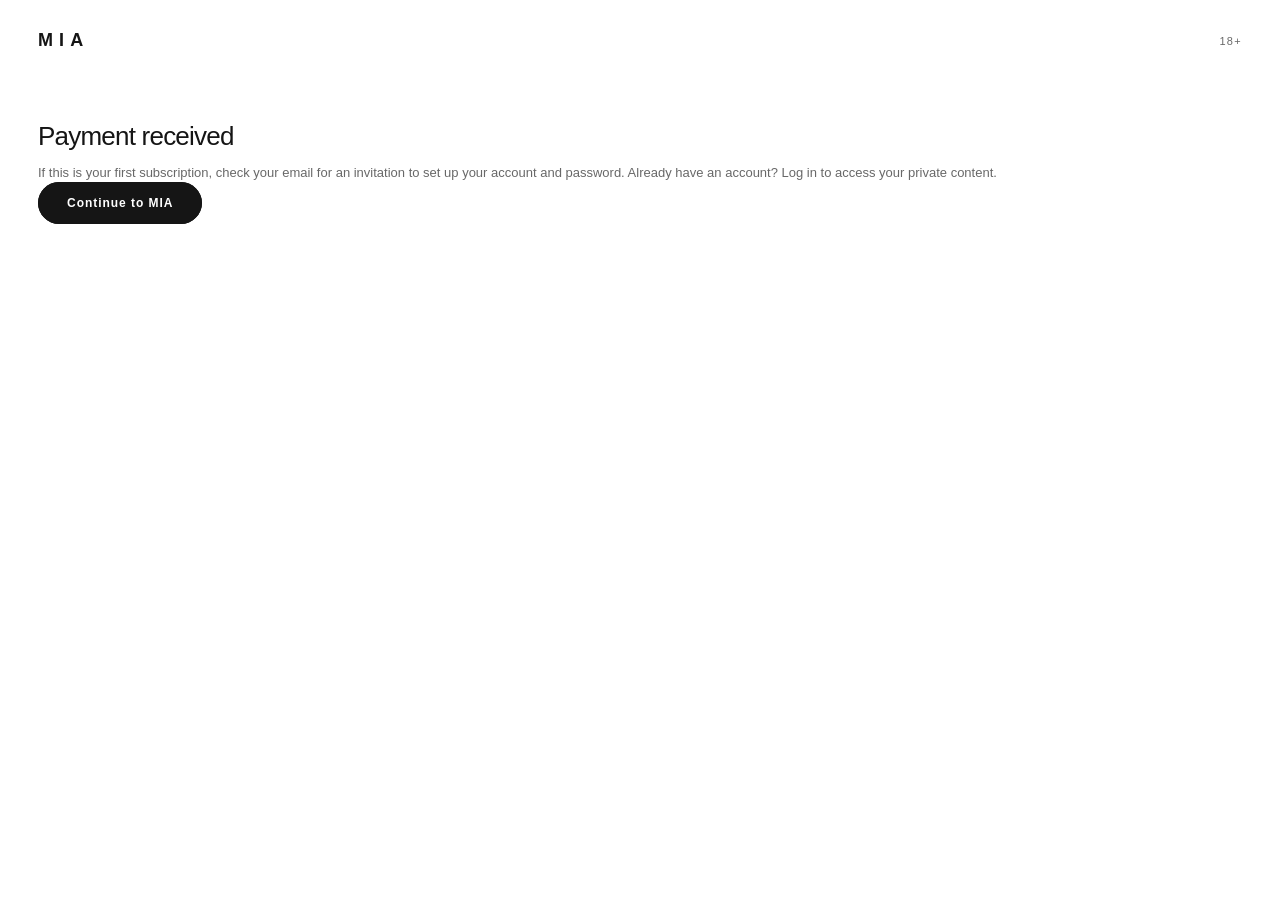
<file: payment-success.html>
<!doctype html>
<html lang="en">
<head>
  <meta charset="utf-8">
  <meta name="viewport" content="width=device-width, initial-scale=1">
  <link rel="icon" href="assets/favicon.svg" type="image/svg+xml">
  <title>Payment received | MIA</title>
  <link rel="stylesheet" href="css/style.css">
</head>
<body>
  <div class="site-shell">
    <header class="site-header">
      <a class="logo" href="index.html">MIA</a>
      <span class="age">18+</span>
    </header>
    <main>
      <h1 class="page-title">Payment received</h1>
      <p class="muted">If this is your first subscription, check your email for an invitation to set up your account and password. Already have an account? Log in to access your private content.</p>
      <a class="button button-primary" href="index.html">Continue to MIA</a>
    </main>
  </div>
</body>
</html>
</file>
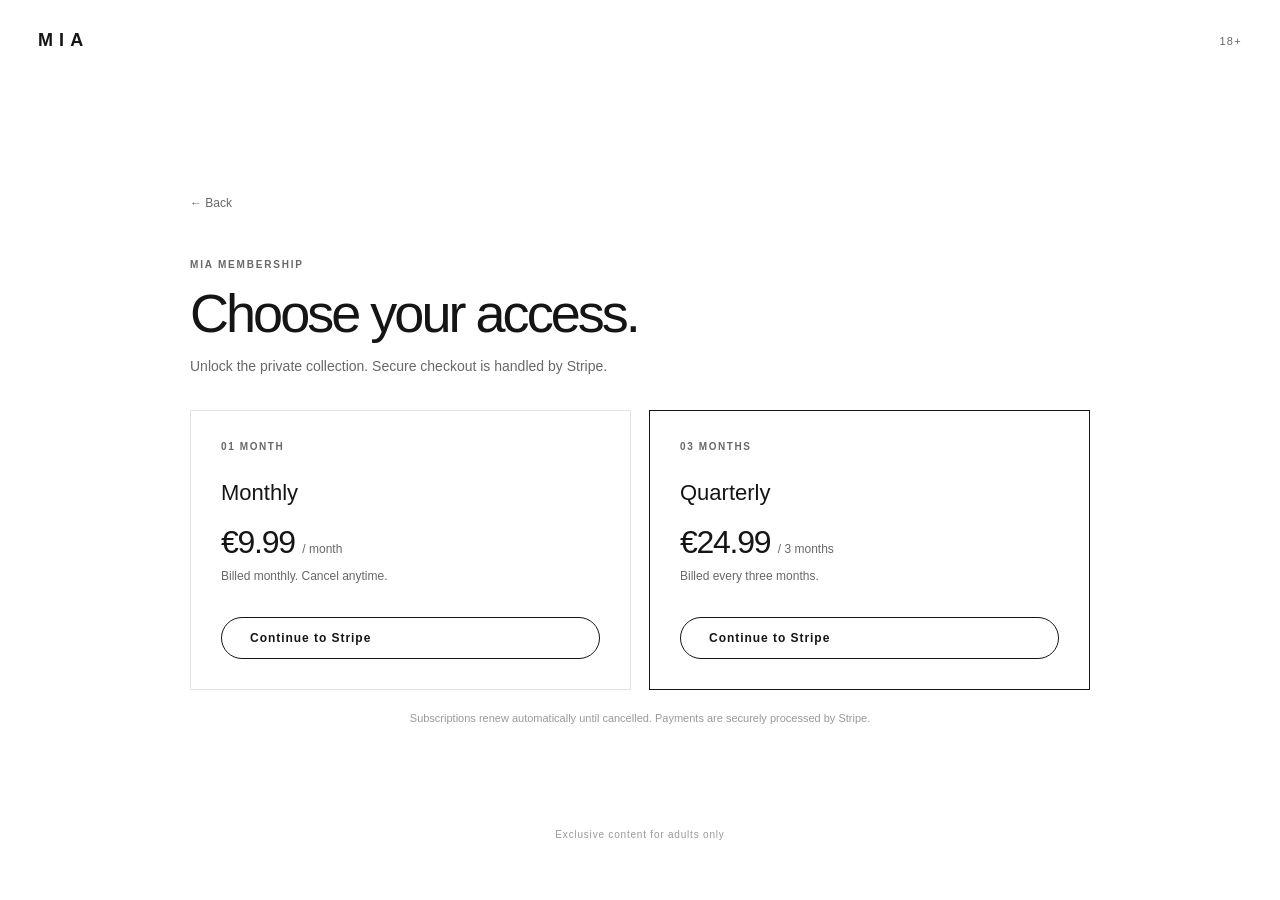
<file: pricing.html>
<!doctype html>
<html lang="en">
<head>
  <meta charset="utf-8">
  <meta name="viewport" content="width=device-width, initial-scale=1">
  <meta name="description" content="Choose your MIA membership.">
  <link rel="icon" href="assets/favicon.svg" type="image/svg+xml">
  <title>Membership | MIA</title>
  <link rel="stylesheet" href="css/style.css">
</head>
<body>
  <div class="site-shell pricing-shell">
    <header class="site-header">
      <a class="logo" href="index.html">MIA</a>
      <span class="age">18+</span>
    </header>
    <main class="pricing-main">
      <a class="back-link" href="index.html">← Back</a>
      <p class="eyebrow">MIA MEMBERSHIP</p>
      <h1 class="pricing-title">Choose your access.</h1>
      <p class="pricing-intro">Unlock the private collection. Secure checkout is handled by Stripe.</p>

      <div class="membership-grid">
        <article class="membership-card">
          <p class="membership-period">01 MONTH</p>
          <h2>Monthly</h2>
          <p class="membership-price">€9.99 <span>/ month</span></p>
          <p class="membership-description">Billed monthly. Cancel anytime.</p>
          <a class="button membership-button" href="https://buy.stripe.com/eVqdR9e3pgz68y59B48IU00" target="_blank" rel="noopener">Continue to Stripe</a>
        </article>

        <article class="membership-card membership-featured">
          <p class="membership-period">03 MONTHS</p>
          <h2>Quarterly</h2>
          <p class="membership-price">€24.99 <span>/ 3 months</span></p>
          <p class="membership-description">Billed every three months.</p>
          <a class="button membership-button" href="https://buy.stripe.com/5kQdR90cz2IgcOlfZs8IU01" target="_blank" rel="noopener">Continue to Stripe</a>
        </article>
      </div>
      <p class="pricing-footnote">Subscriptions renew automatically until cancelled. Payments are securely processed by Stripe.</p>
    </main>
    <footer>Exclusive content for adults only</footer>
  </div>
</body>
</html>
</file>
<file: css/style.css>
:root {
  --ink: #151515;
  --soft-ink: #686868;
  --line: #e4e4e4;
  --danger: #a33c3c;
}

* { box-sizing: border-box; }
html, body { min-height: 100%; }
body {
  margin: 0;
  color: var(--ink);
  background: #fff;
  font-family: Arial, Helvetica, sans-serif;
}

a { color: inherit; }
.page { min-height: 100vh; display: flex; flex-direction: column; padding: 30px 38px 38px; }
.site-header { display: flex; justify-content: space-between; align-items: center; }
.logo { color: var(--ink); font-size: 18px; font-weight: 700; letter-spacing: .34em; text-decoration: none; }
.age { color: var(--soft-ink); font-size: 11px; letter-spacing: .12em; }
.landing { flex: 1; display: flex; align-items: center; justify-content: center; padding: 48px 0; }
.landing-content { width: min(100%, 980px); text-align: center; }
.hero-image { width: 100%; aspect-ratio: 16 / 9; display: block; object-fit: cover; object-position: center; border-radius: 2px; }
.button-row { display: flex; justify-content: center; gap: 12px; margin-top: 28px; }
.button {
  min-width: 132px; padding: 13px 28px; border: 1px solid var(--ink); border-radius: 999px;
  color: var(--ink); background: #fff; font: inherit; font-size: 12px; font-weight: 700;
  letter-spacing: .08em; text-decoration: none; cursor: pointer; transition: .2s ease;
}
.button:hover { color: #fff; background: var(--ink); }
.button-primary { color: #fff; background: var(--ink); }
.button-primary:hover { color: var(--ink); background: #fff; }
.button-full { width: 100%; margin-top: 28px; }
.text-button { display: block; margin: 18px auto 0; padding: 4px; border: 0; color: var(--soft-ink); background: none; font: inherit; font-size: 12px; text-decoration: underline; cursor: pointer; }
.form-message.error { color: var(--danger); }
footer { flex: 0 0 auto; color: #999; font-size: 10px; letter-spacing: .08em; text-align: center; }

.modal { position: fixed; inset: 0; z-index: 10; display: none; align-items: center; justify-content: center; padding: 24px; background: rgba(255,255,255,.8); backdrop-filter: blur(10px); }
.modal.open { display: flex; }
.modal-card { position: relative; width: min(100%, 390px); padding: 38px; border: 1px solid var(--line); background: #fff; box-shadow: 0 20px 70px rgba(0,0,0,.12); }
.modal-card h1, .page-title { margin: 0 0 8px; font-size: 26px; font-weight: 500; letter-spacing: -.03em; }
.modal-card p, .muted { color: var(--soft-ink); font-size: 13px; }
.modal-card label { display: block; margin: 16px 0 7px; color: var(--soft-ink); font-size: 11px; letter-spacing: .08em; text-transform: uppercase; }
.modal-card input, .admin-form input, .admin-form textarea { width: 100%; padding: 13px 0; border: 0; border-bottom: 1px solid var(--line); outline: 0; color: var(--ink); background: transparent; font: inherit; }
.modal-card input:focus, .admin-form input:focus, .admin-form textarea:focus { border-color: var(--ink); }
.close-button { position: absolute; top: 15px; right: 17px; border: 0; color: var(--soft-ink); background: transparent; font-size: 22px; cursor: pointer; }
.form-message { min-height: 18px; margin: 14px 0 0; text-align: center; }
.site-shell { width: auto; margin: 0; padding: 30px 38px 60px; }
.site-shell .site-header { margin-bottom: 70px; }
.header-actions { display: flex; align-items: center; gap: 10px; }
.account-button { display: inline-flex; align-items: center; justify-content: center; gap: 8px; min-height: 42px; padding: 0 16px; border: 1px solid var(--ink); border-radius: 999px; color: #fff; background: var(--ink); font-size: 12px; font-weight: 700; letter-spacing: .04em; text-decoration: none; transition: .2s ease; }
.account-button:hover { color: var(--ink); background: #fff; }
.account-button svg { width: 16px; height: 16px; fill: currentColor; }
.content-grid { display: grid; grid-template-columns: repeat(3, minmax(0, 1fr)); gap: 22px; width: 100%; margin-top: 30px; }
.content-card { position: relative; min-width: 0; overflow: hidden; border: 1px solid var(--line); background: #fff; }
.content-card img, .content-card video { width: 100%; height: 360px; display: block; aspect-ratio: 4 / 3; object-fit: cover; object-position: center; cursor: zoom-in; user-select: none; -webkit-user-drag: none; }
.empty-state { padding: 48px 0; color: var(--soft-ink); text-align: center; }
.admin-form { max-width: 560px; margin-top: 28px; }
.admin-form label { display: block; margin: 18px 0 7px; font-size: 12px; font-weight: 700; }
.admin-form textarea { min-height: 90px; resize: vertical; }
.status { min-height: 20px; margin-top: 14px; color: var(--soft-ink); font-size: 13px; }
.status.error { color: var(--danger); }
.account-dashboard { display: grid; grid-template-columns: repeat(2, minmax(0, 1fr)); gap: 24px; max-width: 900px; margin-top: 28px; align-items: start; }
.account-panel { min-width: 0; margin: 0; padding: 26px; border: 1px solid var(--line); }
.account-section-title { margin: 0; font-size: 16px; font-weight: 600; }
.subscription-status-badge { display: inline-block; margin: 18px 0 0; padding: 7px 14px; border-radius: 999px; font-size: 12px; font-weight: 700; }
.subscription-status-badge.is-active { color: #176b36; background: #e8f5ec; }
.subscription-status-badge.is-inactive { color: #a33c3c; background: #fbecec; }
#accountMessage:empty { display: none; }
.subscription-panel { display: flex; align-items: center; justify-content: space-between; gap: 24px; margin-top: 28px; padding: 18px 20px; border: 1px solid var(--line); }
.subscription-panel[hidden] { display: none; }
.account-subscription-panel { min-height: 100%; margin: 0; }
.subscription-label { margin: 0 0 5px; color: var(--soft-ink); font-size: 10px; font-weight: 700; letter-spacing: .14em; }
.subscription-remaining { margin: 0; font-size: 16px; font-weight: 600; }
.subscription-note { margin: 5px 0 0; color: var(--soft-ink); font-size: 12px; }
.subscription-manage { flex: 0 0 auto; }
.pricing-shell { min-height: 100vh; display: flex; flex-direction: column; }
.pricing-main { width: min(100%, 900px); margin: auto; padding: 48px 0 70px; }
.back-link { color: var(--soft-ink); font-size: 12px; text-decoration: none; }
.back-link:hover { color: var(--ink); }
.eyebrow { margin: 48px 0 12px; color: var(--soft-ink); font-size: 10px; font-weight: 700; letter-spacing: .18em; }
.pricing-title { margin: 0; font-size: clamp(34px, 6vw, 54px); font-weight: 400; letter-spacing: -.055em; }
.pricing-intro { margin: 14px 0 36px; color: var(--soft-ink); font-size: 14px; }
.membership-grid { display: grid; grid-template-columns: repeat(2, minmax(0, 1fr)); gap: 18px; }
.membership-card { padding: 30px; border: 1px solid var(--line); background: #fff; }
.membership-featured { border-color: var(--ink); }
.membership-period { margin: 0 0 28px; color: var(--soft-ink); font-size: 10px; font-weight: 700; letter-spacing: .16em; }
.membership-card h2 { margin: 0; font-size: 22px; font-weight: 500; }
.membership-price { margin: 18px 0 8px; font-size: 32px; font-weight: 500; letter-spacing: -.04em; }
.membership-price span { color: var(--soft-ink); font-size: 12px; font-weight: 400; letter-spacing: 0; }
.membership-description { min-height: 20px; margin: 0 0 28px; color: var(--soft-ink); font-size: 12px; }
.membership-button { width: 100%; display: flex; }
.pricing-message { margin-bottom: 0; font-size: 11px; }
.pricing-footnote { margin-top: 22px; color: #999; font-size: 11px; text-align: center; }
.lightbox { position: fixed; inset: 0; z-index: 20; display: none; align-items: center; justify-content: center; padding: 70px 90px; background: rgba(0, 0, 0, .92); }
.lightbox.open { display: flex; }
.lightbox-media { position: relative; max-width: 100%; max-height: 100%; }
.lightbox-image { display: block; max-width: 100%; max-height: calc(100vh - 140px); object-fit: contain; }
.lightbox-watermark { position: absolute; right: 14px; bottom: 12px; color: #fff; font-size: 14px; font-weight: 700; letter-spacing: .04em; text-shadow: 0 1px 4px rgba(0, 0, 0, .8); pointer-events: none; }
.lightbox-close, .lightbox-arrow { position: absolute; z-index: 1; border: 0; color: #fff; background: transparent; cursor: pointer; }
.lightbox-close { top: 18px; right: 28px; font-size: 42px; font-weight: 200; line-height: 1; }
.lightbox-arrow { top: 50%; transform: translateY(-50%); padding: 20px; font-size: 62px; font-weight: 200; line-height: 1; }
.lightbox-prev { left: 18px; }
.lightbox-next { right: 18px; }
.lightbox-close:hover, .lightbox-arrow:hover { color: #cfcfcf; }

@media (max-width: 600px) {
  .page { padding: 22px 18px 24px; }
  .site-shell { width: auto; margin: 0; padding: 22px 18px 24px; }
  .landing { padding: 34px 0; }
  .hero-image { aspect-ratio: 16 / 10; }
  .button { min-width: 118px; padding: 12px 20px; }
  .modal-card { padding: 32px 26px; }
  .header-actions { gap: 7px; }
  .account-button { min-height: 40px; padding: 0 12px; }
  .pricing-main { padding: 20px 0 44px; }
  .eyebrow { margin-top: 38px; }
  .membership-grid, .account-dashboard { grid-template-columns: 1fr; }
  .membership-card { padding: 24px; }
  .subscription-panel { align-items: flex-start; flex-direction: column; gap: 14px; }
  .content-grid { grid-template-columns: repeat(2, minmax(0, 1fr)); gap: 14px; }
  .content-card img, .content-card video { height: 260px; }
}

@media (max-width: 420px) {
  .content-grid { grid-template-columns: 1fr; }
  .content-card img, .content-card video { height: 300px; }
  .lightbox { padding: 60px 45px; }
  .lightbox-arrow { padding: 12px; font-size: 48px; }
  .lightbox-close { right: 16px; }
}
</file>
